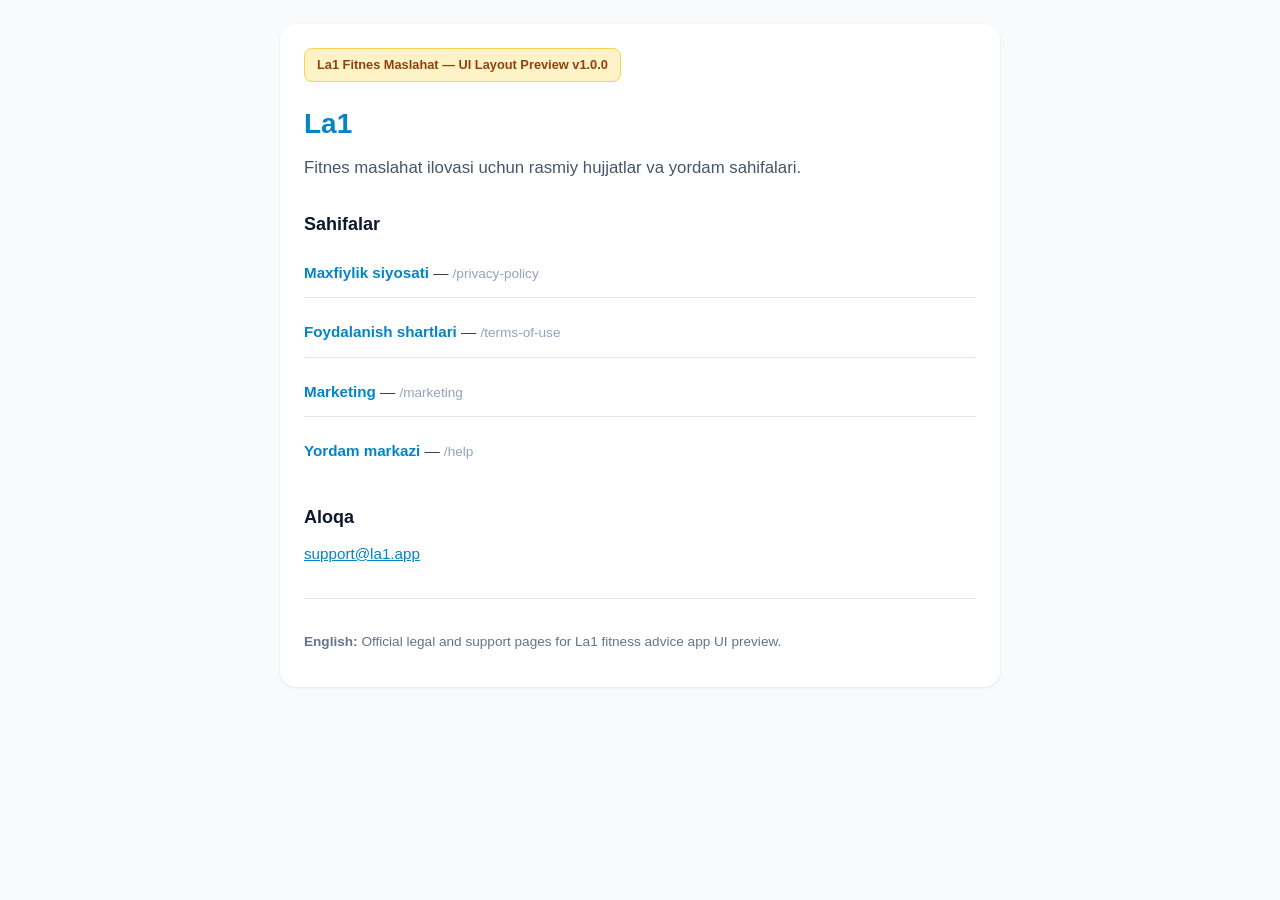
<file: index.html>
<!DOCTYPE html>
<html lang="uz">
<head>
  <meta charset="UTF-8">
  <meta name="viewport" content="width=device-width, initial-scale=1.0">
  <title>La1 — Legal &amp; Help</title>
  <link rel="stylesheet" href="styles.css">
</head>
<body>
  <div class="container">
    <div class="card">
      <div class="badge">La1 Fitnes Maslahat — UI Layout Preview v1.0.0</div>
      <h1>La1</h1>
      <p class="lead">Fitnes maslahat ilovasi uchun rasmiy hujjatlar va yordam sahifalari.</p>

      <h2>Sahifalar</h2>
      <ul class="page-list">
        <li><a href="privacy-policy.html">Maxfiylik siyosati</a> — <span class="muted">/privacy-policy</span></li>
        <li><a href="terms-of-use.html">Foydalanish shartlari</a> — <span class="muted">/terms-of-use</span></li>
        <li><a href="marketing.html">Marketing</a> — <span class="muted">/marketing</span></li>
        <li><a href="help.html">Yordam markazi</a> — <span class="muted">/help</span></li>
      </ul>

      <h2>Aloqa</h2>
      <p><a href="mailto:support@la1.app">support@la1.app</a></p>

      <hr>
      <p class="lang"><strong>English:</strong> Official legal and support pages for La1 fitness advice app UI preview.</p>
    </div>
  </div>
</body>
</html>
</file>
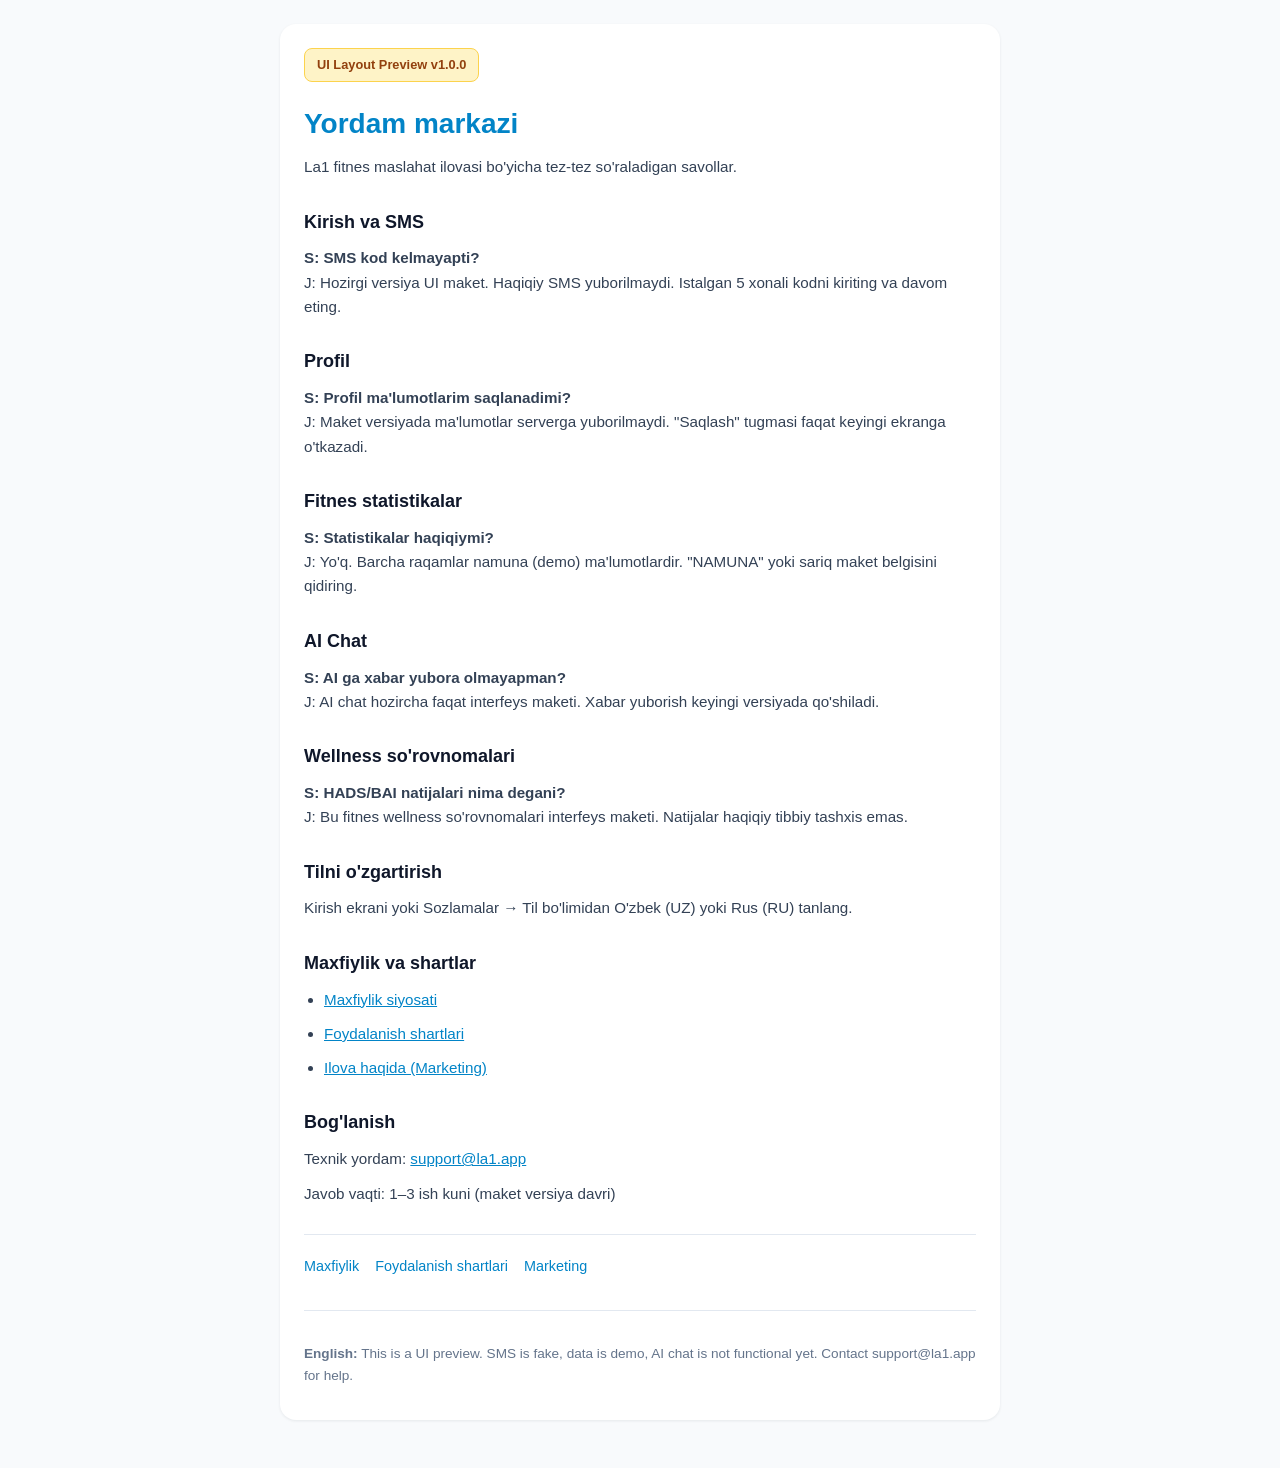
<file: help.html>
<!DOCTYPE html>
<html lang="uz">
<head>
  <meta charset="UTF-8">
  <meta name="viewport" content="width=device-width, initial-scale=1.0">
  <title>La1 — Yordam</title>
  <link rel="stylesheet" href="styles.css">
</head>
<body>
  <div class="container">
    <div class="card">
      <div class="badge">UI Layout Preview v1.0.0</div>
      <h1>Yordam markazi</h1>
      <p>La1 fitnes maslahat ilovasi bo'yicha tez-tez so'raladigan savollar.</p>

      <h2>Kirish va SMS</h2>
      <p><strong>S: SMS kod kelmayapti?</strong><br>
      J: Hozirgi versiya UI maket. Haqiqiy SMS yuborilmaydi. Istalgan 5 xonali kodni kiriting va davom eting.</p>

      <h2>Profil</h2>
      <p><strong>S: Profil ma'lumotlarim saqlanadimi?</strong><br>
      J: Maket versiyada ma'lumotlar serverga yuborilmaydi. "Saqlash" tugmasi faqat keyingi ekranga o'tkazadi.</p>

      <h2>Fitnes statistikalar</h2>
      <p><strong>S: Statistikalar haqiqiymi?</strong><br>
      J: Yo'q. Barcha raqamlar namuna (demo) ma'lumotlardir. "NAMUNA" yoki sariq maket belgisini qidiring.</p>

      <h2>AI Chat</h2>
      <p><strong>S: AI ga xabar yubora olmayapman?</strong><br>
      J: AI chat hozircha faqat interfeys maketi. Xabar yuborish keyingi versiyada qo'shiladi.</p>

      <h2>Wellness so'rovnomalari</h2>
      <p><strong>S: HADS/BAI natijalari nima degani?</strong><br>
      J: Bu fitnes wellness so'rovnomalari interfeys maketi. Natijalar haqiqiy tibbiy tashxis emas.</p>

      <h2>Tilni o'zgartirish</h2>
      <p>Kirish ekrani yoki Sozlamalar → Til bo'limidan O'zbek (UZ) yoki Rus (RU) tanlang.</p>

      <h2>Maxfiylik va shartlar</h2>
      <ul>
        <li><a href="privacy-policy.html">Maxfiylik siyosati</a></li>
        <li><a href="terms-of-use.html">Foydalanish shartlari</a></li>
        <li><a href="marketing.html">Ilova haqida (Marketing)</a></li>
      </ul>

      <h2>Bog'lanish</h2>
      <p>Texnik yordam: <a href="mailto:support@la1.app">support@la1.app</a></p>
      <p>Javob vaqti: 1–3 ish kuni (maket versiya davri)</p>

      <nav class="footer-nav">
        <a href="privacy-policy.html">Maxfiylik</a>
        <a href="terms-of-use.html">Foydalanish shartlari</a>
        <a href="marketing.html">Marketing</a>
      </nav>

      <hr>
      <p class="lang"><strong>English:</strong> This is a UI preview. SMS is fake, data is demo, AI chat is not functional yet. Contact support@la1.app for help.</p>
    </div>
  </div>
</body>
</html>
</file>
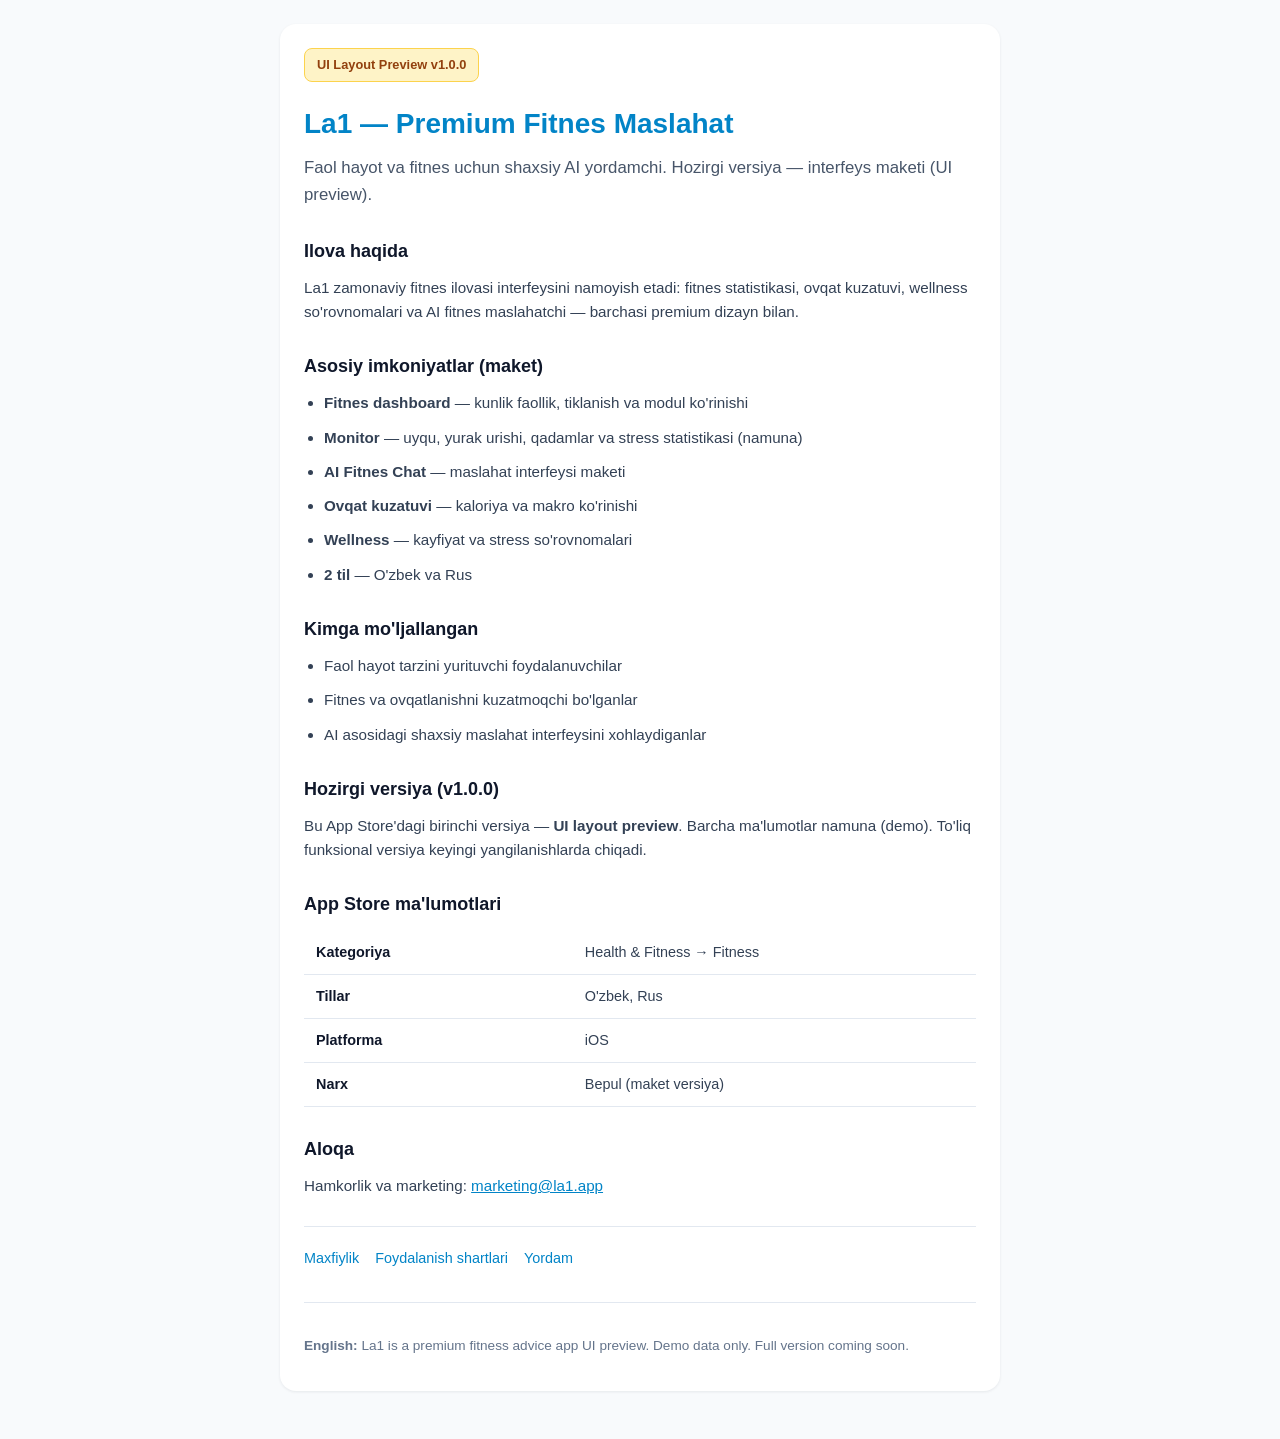
<file: marketing.html>
<!DOCTYPE html>
<html lang="uz">
<head>
  <meta charset="UTF-8">
  <meta name="viewport" content="width=device-width, initial-scale=1.0">
  <title>La1 — Marketing</title>
  <link rel="stylesheet" href="styles.css">
</head>
<body>
  <div class="container">
    <div class="card">
      <div class="badge">UI Layout Preview v1.0.0</div>
      <h1>La1 — Premium Fitnes Maslahat</h1>
      <p class="lead">Faol hayot va fitnes uchun shaxsiy AI yordamchi. Hozirgi versiya — interfeys maketi (UI preview).</p>

      <h2>Ilova haqida</h2>
      <p>La1 zamonaviy fitnes ilovasi interfeysini namoyish etadi: fitnes statistikasi, ovqat kuzatuvi, wellness so'rovnomalari va AI fitnes maslahatchi — barchasi premium dizayn bilan.</p>

      <h2>Asosiy imkoniyatlar (maket)</h2>
      <ul>
        <li><strong>Fitnes dashboard</strong> — kunlik faollik, tiklanish va modul ko'rinishi</li>
        <li><strong>Monitor</strong> — uyqu, yurak urishi, qadamlar va stress statistikasi (namuna)</li>
        <li><strong>AI Fitnes Chat</strong> — maslahat interfeysi maketi</li>
        <li><strong>Ovqat kuzatuvi</strong> — kaloriya va makro ko'rinishi</li>
        <li><strong>Wellness</strong> — kayfiyat va stress so'rovnomalari</li>
        <li><strong>2 til</strong> — O'zbek va Rus</li>
      </ul>

      <h2>Kimga mo'ljallangan</h2>
      <ul>
        <li>Faol hayot tarzini yurituvchi foydalanuvchilar</li>
        <li>Fitnes va ovqatlanishni kuzatmoqchi bo'lganlar</li>
        <li>AI asosidagi shaxsiy maslahat interfeysini xohlaydiganlar</li>
      </ul>

      <h2>Hozirgi versiya (v1.0.0)</h2>
      <p>Bu App Store'dagi birinchi versiya — <strong>UI layout preview</strong>. Barcha ma'lumotlar namuna (demo). To'liq funksional versiya keyingi yangilanishlarda chiqadi.</p>

      <h2>App Store ma'lumotlari</h2>
      <table class="info-table">
        <tr><td>Kategoriya</td><td>Health &amp; Fitness → Fitness</td></tr>
        <tr><td>Tillar</td><td>O'zbek, Rus</td></tr>
        <tr><td>Platforma</td><td>iOS</td></tr>
        <tr><td>Narx</td><td>Bepul (maket versiya)</td></tr>
      </table>

      <h2>Aloqa</h2>
      <p>Hamkorlik va marketing: <a href="mailto:marketing@la1.app">marketing@la1.app</a></p>

      <nav class="footer-nav">
        <a href="privacy-policy.html">Maxfiylik</a>
        <a href="terms-of-use.html">Foydalanish shartlari</a>
        <a href="help.html">Yordam</a>
      </nav>

      <hr>
      <p class="lang"><strong>English:</strong> La1 is a premium fitness advice app UI preview. Demo data only. Full version coming soon.</p>
    </div>
  </div>
</body>
</html>
</file>
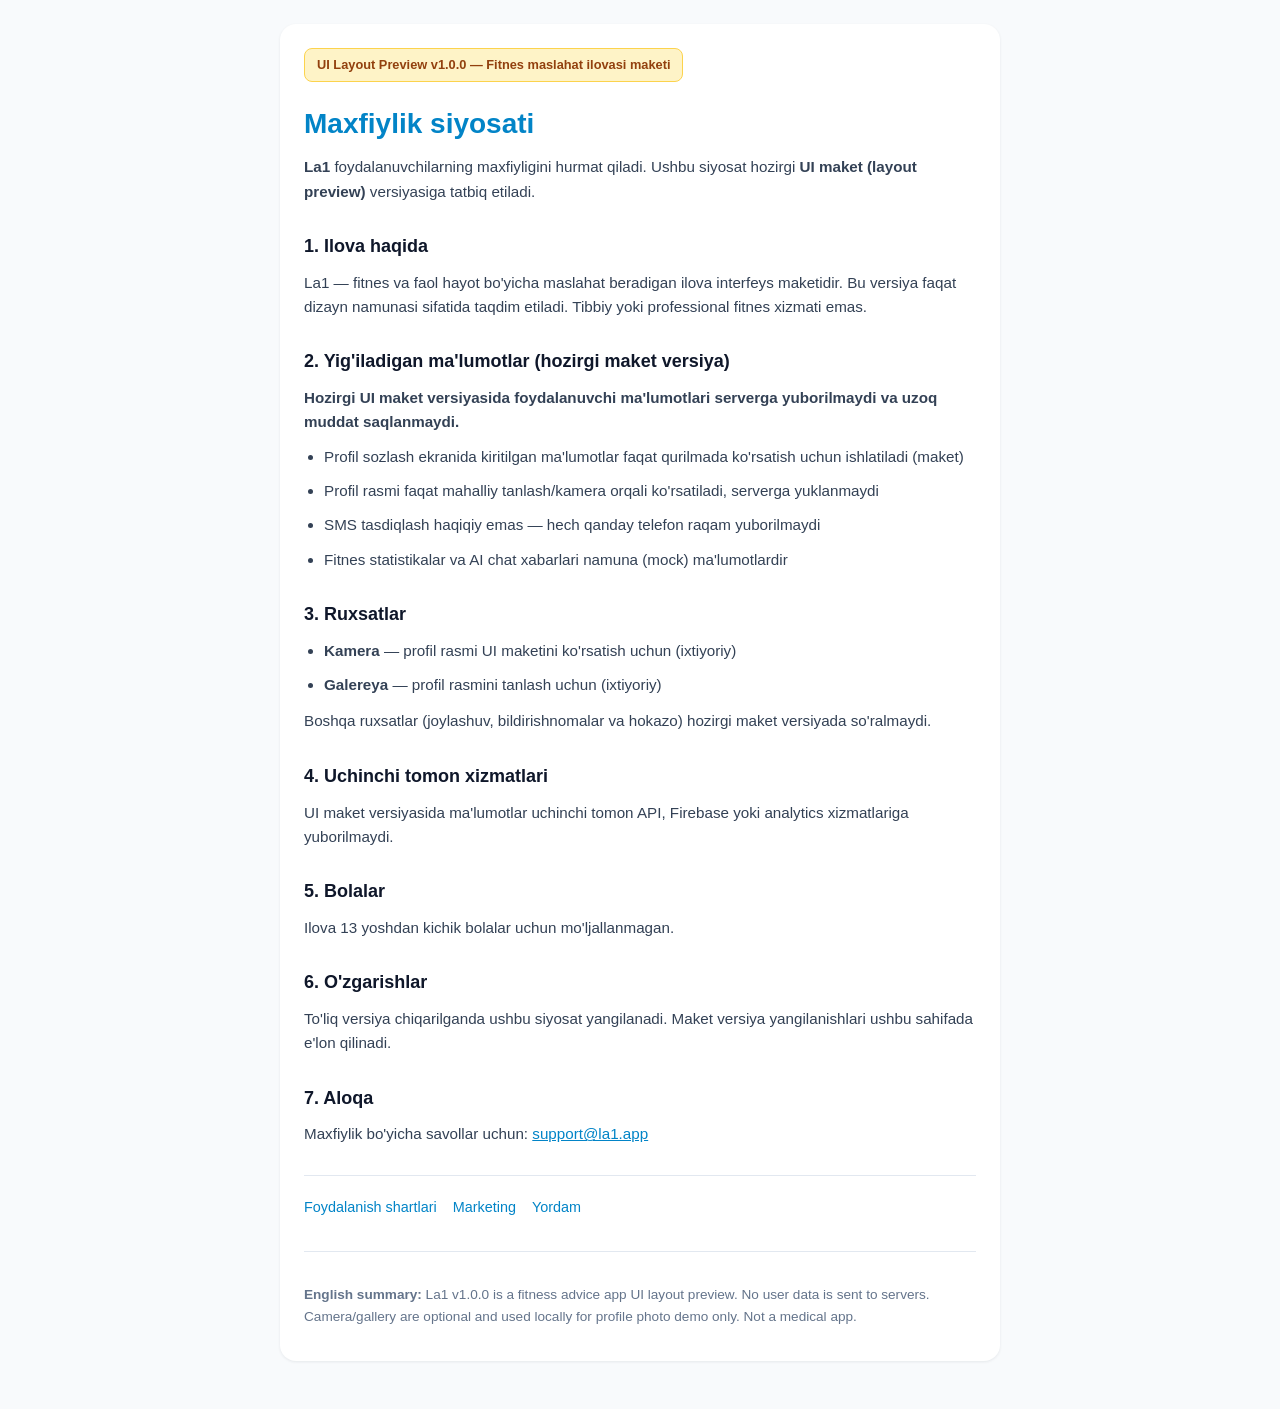
<file: privacy-policy.html>
<!DOCTYPE html>
<html lang="uz">
<head>
  <meta charset="UTF-8">
  <meta name="viewport" content="width=device-width, initial-scale=1.0">
  <title>La1 — Maxfiylik siyosati</title>
  <link rel="stylesheet" href="styles.css">
</head>
<body>
  <div class="container">
    <div class="card">
      <div class="badge">UI Layout Preview v1.0.0 — Fitnes maslahat ilovasi maketi</div>
      <h1>Maxfiylik siyosati</h1>
      <p><strong>La1</strong> foydalanuvchilarning maxfiyligini hurmat qiladi. Ushbu siyosat hozirgi <strong>UI maket (layout preview)</strong> versiyasiga tatbiq etiladi.</p>

      <h2>1. Ilova haqida</h2>
      <p>La1 — fitnes va faol hayot bo'yicha maslahat beradigan ilova interfeys maketidir. Bu versiya faqat dizayn namunasi sifatida taqdim etiladi. Tibbiy yoki professional fitnes xizmati emas.</p>

      <h2>2. Yig'iladigan ma'lumotlar (hozirgi maket versiya)</h2>
      <p><strong>Hozirgi UI maket versiyasida foydalanuvchi ma'lumotlari serverga yuborilmaydi va uzoq muddat saqlanmaydi.</strong></p>
      <ul>
        <li>Profil sozlash ekranida kiritilgan ma'lumotlar faqat qurilmada ko'rsatish uchun ishlatiladi (maket)</li>
        <li>Profil rasmi faqat mahalliy tanlash/kamera orqali ko'rsatiladi, serverga yuklanmaydi</li>
        <li>SMS tasdiqlash haqiqiy emas — hech qanday telefon raqam yuborilmaydi</li>
        <li>Fitnes statistikalar va AI chat xabarlari namuna (mock) ma'lumotlardir</li>
      </ul>

      <h2>3. Ruxsatlar</h2>
      <ul>
        <li><strong>Kamera</strong> — profil rasmi UI maketini ko'rsatish uchun (ixtiyoriy)</li>
        <li><strong>Galereya</strong> — profil rasmini tanlash uchun (ixtiyoriy)</li>
      </ul>
      <p>Boshqa ruxsatlar (joylashuv, bildirishnomalar va hokazo) hozirgi maket versiyada so'ralmaydi.</p>

      <h2>4. Uchinchi tomon xizmatlari</h2>
      <p>UI maket versiyasida ma'lumotlar uchinchi tomon API, Firebase yoki analytics xizmatlariga yuborilmaydi.</p>

      <h2>5. Bolalar</h2>
      <p>Ilova 13 yoshdan kichik bolalar uchun mo'ljallanmagan.</p>

      <h2>6. O'zgarishlar</h2>
      <p>To'liq versiya chiqarilganda ushbu siyosat yangilanadi. Maket versiya yangilanishlari ushbu sahifada e'lon qilinadi.</p>

      <h2>7. Aloqa</h2>
      <p>Maxfiylik bo'yicha savollar uchun: <a href="mailto:support@la1.app">support@la1.app</a></p>

      <nav class="footer-nav">
        <a href="terms-of-use.html">Foydalanish shartlari</a>
        <a href="marketing.html">Marketing</a>
        <a href="help.html">Yordam</a>
      </nav>

      <hr>
      <p class="lang"><strong>English summary:</strong> La1 v1.0.0 is a fitness advice app UI layout preview. No user data is sent to servers. Camera/gallery are optional and used locally for profile photo demo only. Not a medical app.</p>
    </div>
  </div>
</body>
</html>
</file>
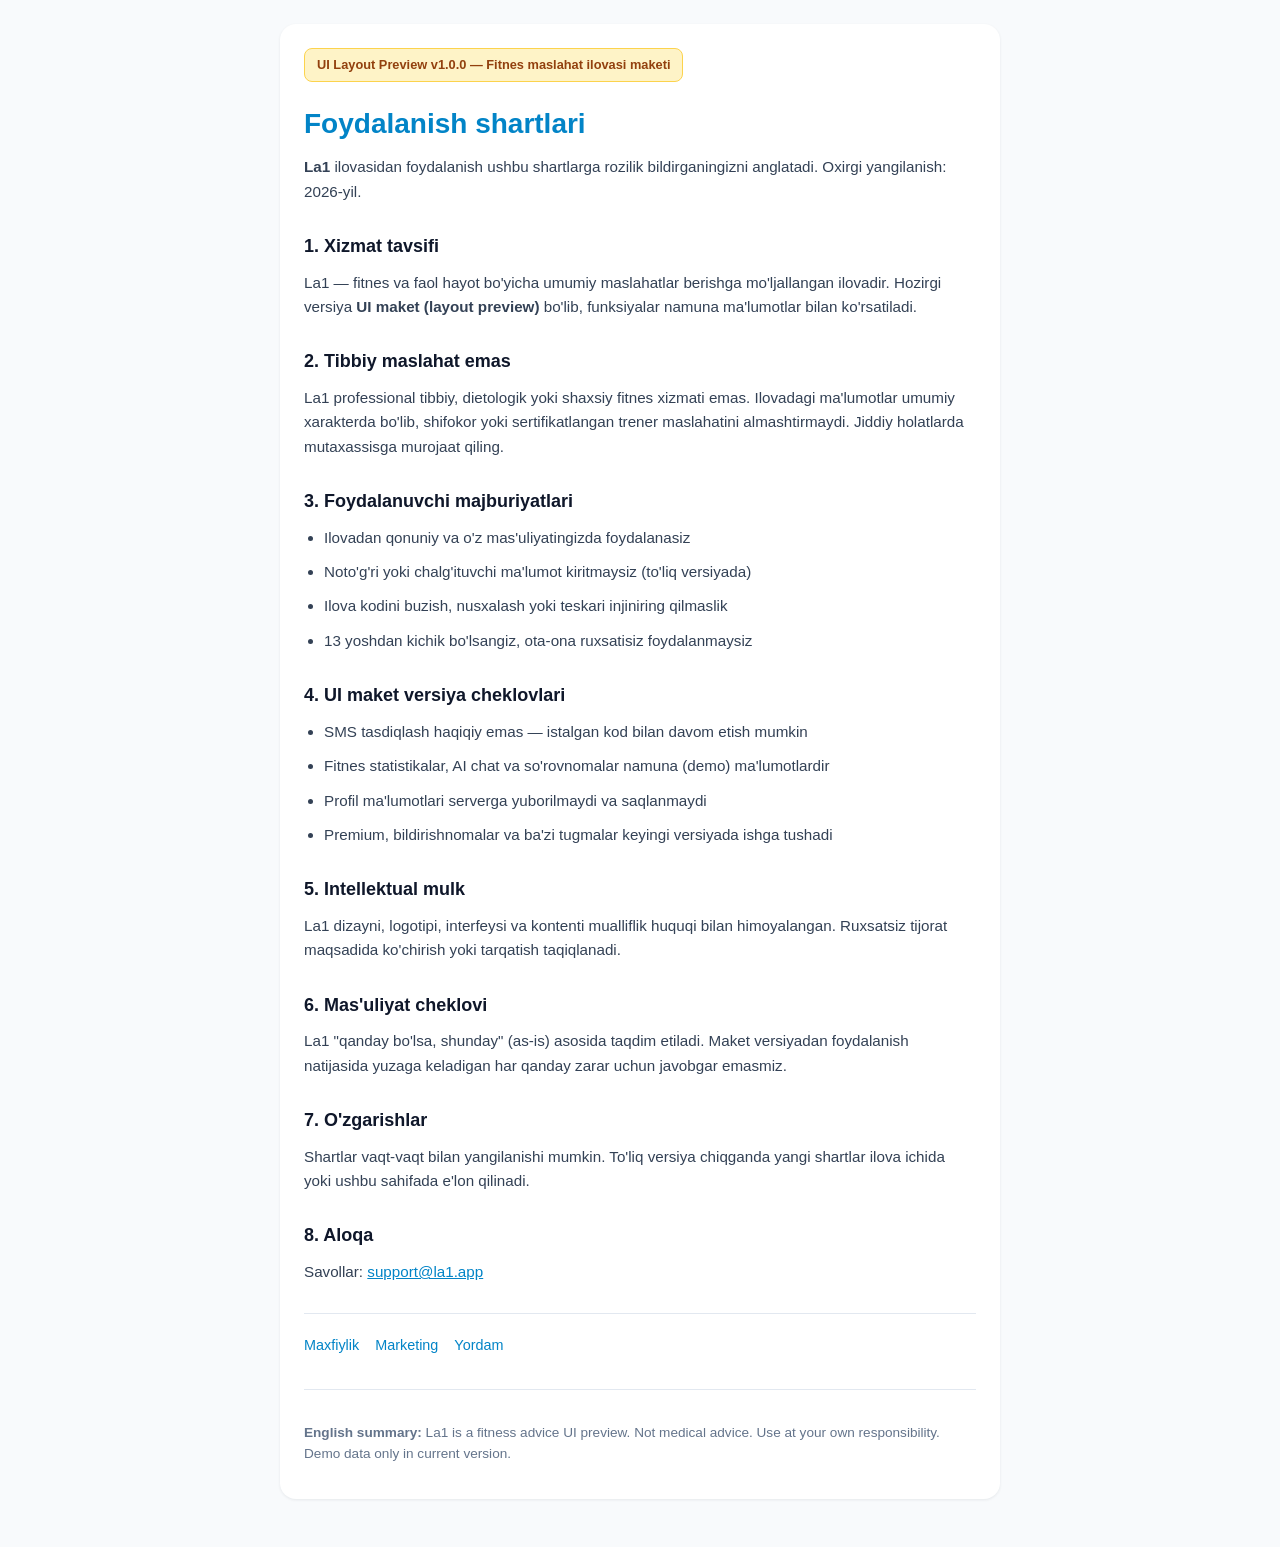
<file: terms-of-use.html>
<!DOCTYPE html>
<html lang="uz">
<head>
  <meta charset="UTF-8">
  <meta name="viewport" content="width=device-width, initial-scale=1.0">
  <title>La1 — Foydalanish shartlari</title>
  <link rel="stylesheet" href="styles.css">
</head>
<body>
  <div class="container">
    <div class="card">
      <div class="badge">UI Layout Preview v1.0.0 — Fitnes maslahat ilovasi maketi</div>
      <h1>Foydalanish shartlari</h1>
      <p><strong>La1</strong> ilovasidan foydalanish ushbu shartlarga rozilik bildirganingizni anglatadi. Oxirgi yangilanish: 2026-yil.</p>

      <h2>1. Xizmat tavsifi</h2>
      <p>La1 — fitnes va faol hayot bo'yicha umumiy maslahatlar berishga mo'ljallangan ilovadir. Hozirgi versiya <strong>UI maket (layout preview)</strong> bo'lib, funksiyalar namuna ma'lumotlar bilan ko'rsatiladi.</p>

      <h2>2. Tibbiy maslahat emas</h2>
      <p>La1 professional tibbiy, dietologik yoki shaxsiy fitnes xizmati emas. Ilovadagi ma'lumotlar umumiy xarakterda bo'lib, shifokor yoki sertifikatlangan trener maslahatini almashtirmaydi. Jiddiy holatlarda mutaxassisga murojaat qiling.</p>

      <h2>3. Foydalanuvchi majburiyatlari</h2>
      <ul>
        <li>Ilovadan qonuniy va o'z mas'uliyatingizda foydalanasiz</li>
        <li>Noto'g'ri yoki chalg'ituvchi ma'lumot kiritmaysiz (to'liq versiyada)</li>
        <li>Ilova kodini buzish, nusxalash yoki teskari injiniring qilmaslik</li>
        <li>13 yoshdan kichik bo'lsangiz, ota-ona ruxsatisiz foydalanmaysiz</li>
      </ul>

      <h2>4. UI maket versiya cheklovlari</h2>
      <ul>
        <li>SMS tasdiqlash haqiqiy emas — istalgan kod bilan davom etish mumkin</li>
        <li>Fitnes statistikalar, AI chat va so'rovnomalar namuna (demo) ma'lumotlardir</li>
        <li>Profil ma'lumotlari serverga yuborilmaydi va saqlanmaydi</li>
        <li>Premium, bildirishnomalar va ba'zi tugmalar keyingi versiyada ishga tushadi</li>
      </ul>

      <h2>5. Intellektual mulk</h2>
      <p>La1 dizayni, logotipi, interfeysi va kontenti mualliflik huquqi bilan himoyalangan. Ruxsatsiz tijorat maqsadida ko'chirish yoki tarqatish taqiqlanadi.</p>

      <h2>6. Mas'uliyat cheklovi</h2>
      <p>La1 "qanday bo'lsa, shunday" (as-is) asosida taqdim etiladi. Maket versiyadan foydalanish natijasida yuzaga keladigan har qanday zarar uchun javobgar emasmiz.</p>

      <h2>7. O'zgarishlar</h2>
      <p>Shartlar vaqt-vaqt bilan yangilanishi mumkin. To'liq versiya chiqganda yangi shartlar ilova ichida yoki ushbu sahifada e'lon qilinadi.</p>

      <h2>8. Aloqa</h2>
      <p>Savollar: <a href="mailto:support@la1.app">support@la1.app</a></p>

      <nav class="footer-nav">
        <a href="privacy-policy.html">Maxfiylik</a>
        <a href="marketing.html">Marketing</a>
        <a href="help.html">Yordam</a>
      </nav>

      <hr>
      <p class="lang"><strong>English summary:</strong> La1 is a fitness advice UI preview. Not medical advice. Use at your own responsibility. Demo data only in current version.</p>
    </div>
  </div>
</body>
</html>
</file>
<file: styles.css>
* { box-sizing: border-box; margin: 0; padding: 0; }
body {
  font-family: -apple-system, BlinkMacSystemFont, "Segoe UI", Roboto, sans-serif;
  line-height: 1.6;
  color: #0f172a;
  background: #f8fafc;
  padding: 24px 16px 48px;
}
.container { max-width: 720px; margin: 0 auto; }
h1 { font-size: 1.75rem; margin-bottom: 8px; color: #0284c7; }
h2 { font-size: 1.125rem; margin: 28px 0 10px; color: #0f172a; }
p, li { font-size: 0.95rem; color: #334155; margin-bottom: 10px; }
ul { padding-left: 20px; margin-bottom: 12px; }
.lead { font-size: 1.05rem; color: #475569; margin-bottom: 16px; }
.badge {
  display: inline-block;
  background: #fef3c7;
  color: #92400e;
  font-size: 0.8rem;
  font-weight: 600;
  padding: 6px 12px;
  border-radius: 8px;
  margin-bottom: 20px;
  border: 1px solid #fcd34d;
}
.card {
  background: #fff;
  border-radius: 16px;
  padding: 24px;
  box-shadow: 0 1px 3px rgba(15, 23, 42, 0.08);
}
hr { border: none; border-top: 1px solid #e2e8f0; margin: 32px 0; }
.lang { font-size: 0.85rem; color: #64748b; margin-top: 24px; }
.footer-nav {
  display: flex;
  flex-wrap: wrap;
  gap: 16px;
  margin-top: 28px;
  padding-top: 20px;
  border-top: 1px solid #e2e8f0;
}
.footer-nav a {
  color: #0284c7;
  text-decoration: none;
  font-size: 0.9rem;
  font-weight: 500;
}
.footer-nav a:hover { text-decoration: underline; }
a { color: #0284c7; }
.info-table {
  width: 100%;
  border-collapse: collapse;
  margin: 12px 0 20px;
  font-size: 0.9rem;
}
.info-table td {
  padding: 10px 12px;
  border-bottom: 1px solid #e2e8f0;
  color: #334155;
}
.info-table td:first-child {
  font-weight: 600;
  color: #0f172a;
  width: 40%;
}
.page-list { list-style: none; padding: 0; }
.page-list li {
  padding: 12px 0;
  border-bottom: 1px solid #e2e8f0;
  font-size: 0.95rem;
}
.page-list li:last-child { border-bottom: none; }
.page-list a { font-weight: 600; text-decoration: none; }
.page-list a:hover { text-decoration: underline; }
.muted { color: #94a3b8; font-size: 0.85rem; }
</file>
